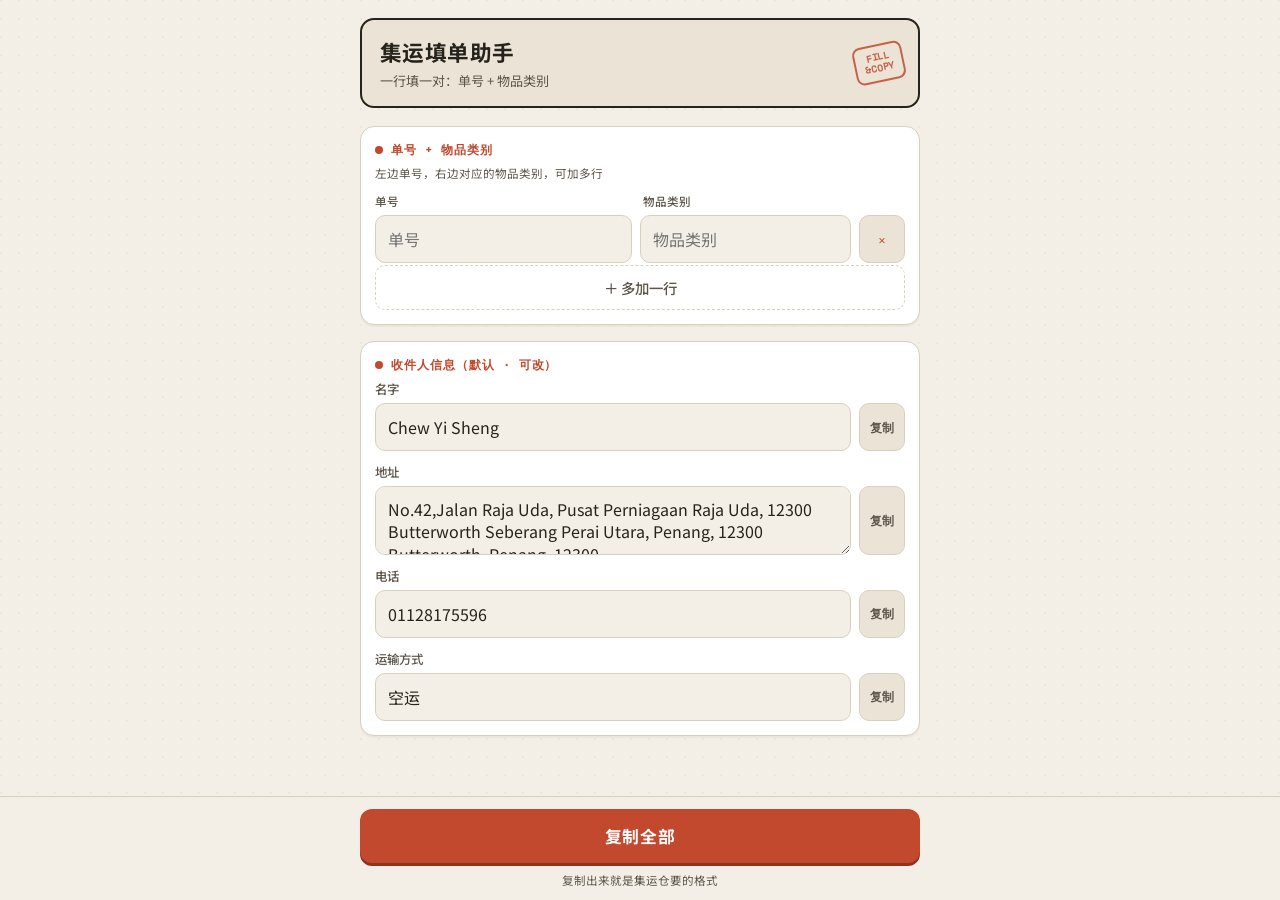
<file: tools.html>
<!DOCTYPE html>
<html lang="zh-CN">
<head>
<meta charset="UTF-8">
<meta name="viewport" content="width=device-width, initial-scale=1.0, maximum-scale=1.0, user-scalable=no">
<title>集运填单助手</title>
<link rel="preconnect" href="https://fonts.googleapis.com">
<link rel="preconnect" href="https://fonts.gstatic.com" crossorigin>
<link href="https://fonts.googleapis.com/css2?family=Noto+Sans+SC:wght@400;500;700&family=Space+Mono:wght@400;700&display=swap" rel="stylesheet">
<style>
  :root{
    --paper:#f4efe6; --paper-2:#ebe4d6; --ink:#26221c; --ink-soft:#5c554a;
    --line:#d8cfbd; --accent:#c2492e; --radius:14px;
  }
  *{box-sizing:border-box;-webkit-tap-highlight-color:transparent;}
  html,body{margin:0;padding:0;}
  body{
    font-family:"Noto Sans SC",sans-serif;
    background:var(--paper);
    background-image:radial-gradient(circle at 1px 1px, rgba(0,0,0,.04) 1px, transparent 0);
    background-size:18px 18px;
    color:var(--ink); min-height:100vh; padding:18px 14px 130px;
    -webkit-font-smoothing:antialiased;
  }
  .wrap{max-width:560px;margin:0 auto;}
  header{
    border:2px solid var(--ink); border-radius:var(--radius);
    background:var(--paper-2); padding:16px 18px; margin-bottom:18px;
    position:relative; overflow:hidden;
  }
  header h1{font-size:1.35rem;margin:0 0 4px;letter-spacing:.02em;}
  header p{margin:0;font-size:.82rem;color:var(--ink-soft);}
  .stamp{
    position:absolute;top:50%;right:14px;transform:translateY(-50%) rotate(-12deg);
    font-family:"Space Mono",monospace;font-size:.62rem;font-weight:700;color:var(--accent);
    border:2px solid var(--accent);border-radius:8px;padding:6px 8px;line-height:1.1;
    text-align:center;opacity:.85;
  }
  section{
    background:#fff;border:1px solid var(--line);border-radius:var(--radius);
    padding:14px;margin-bottom:16px;box-shadow:0 2px 0 rgba(0,0,0,.04);
  }
  .sec-title{
    display:flex;align-items:center;gap:8px;font-family:"Space Mono",monospace;
    font-size:.75rem;font-weight:700;letter-spacing:.08em;text-transform:uppercase;
    color:var(--accent);margin-bottom:6px;
  }
  .sec-title::before{content:"";width:8px;height:8px;background:var(--accent);border-radius:50%;flex:none;}
  .sec-note{font-size:.72rem;color:var(--ink-soft);margin:0 0 12px;}
  .field{margin-bottom:12px;}
  .field:last-child{margin-bottom:0;}
  label{display:block;font-size:.78rem;font-weight:500;color:var(--ink-soft);margin-bottom:5px;}
  .input-row{display:flex;gap:8px;align-items:stretch;}
  input,textarea{
    flex:1;width:100%;min-width:0;font-family:"Noto Sans SC",sans-serif;font-size:1rem;color:var(--ink);
    background:var(--paper);border:1px solid var(--line);border-radius:10px;padding:11px 12px;
    outline:none;transition:border-color .15s, background .15s;
  }
  .order-input{flex:1.25;}
  textarea{resize:vertical;min-height:48px;line-height:1.4;}
  input:focus,textarea:focus{border-color:var(--accent);background:#fff;}
  .col-head{display:flex;gap:8px;margin-bottom:6px;}
  .col-head span{font-size:.72rem;color:var(--ink-soft);font-weight:500;}
  .col-head .c1{flex:1.25;}
  .col-head .c2{flex:1;}
  .col-head .c3{width:46px;flex:none;}
  .mini{
    flex:none;min-width:46px;border:1px solid var(--line);background:var(--paper-2);
    border-radius:10px;font-family:"Space Mono",monospace;font-size:.72rem;font-weight:700;
    color:var(--ink-soft);cursor:pointer;display:flex;align-items:center;justify-content:center;
    transition:.15s;padding:0 10px;
  }
  .mini:active{transform:scale(.94);}
  .mini.copy:active{background:var(--accent);color:#fff;border-color:var(--accent);}
  .mini.del{color:var(--accent);}
  .add-btn{
    width:100%;border:1.5px dashed var(--line);background:transparent;color:var(--ink-soft);
    border-radius:10px;padding:11px;font-family:"Noto Sans SC",sans-serif;font-size:.9rem;
    font-weight:500;cursor:pointer;transition:.15s;margin-top:2px;
  }
  .add-btn:active{background:var(--paper-2);border-color:var(--accent);color:var(--accent);}
  .bar{
    position:fixed;left:0;right:0;bottom:0;background:rgba(244,239,230,.92);
    backdrop-filter:blur(8px);border-top:1px solid var(--line);
    padding:12px 14px calc(12px + env(safe-area-inset-bottom));
  }
  .bar-inner{max-width:560px;margin:0 auto;}
  #copyAll{
    width:100%;background:var(--accent);color:#fff;border:none;border-radius:12px;padding:15px;
    font-family:"Noto Sans SC",sans-serif;font-size:1.05rem;font-weight:700;letter-spacing:.04em;
    cursor:pointer;box-shadow:0 3px 0 #8f3320;transition:.1s;
  }
  #copyAll:active{transform:translateY(2px);box-shadow:0 1px 0 #8f3320;}
  .hint{font-size:.72rem;color:var(--ink-soft);text-align:center;margin-top:9px;}
  #toast{
    position:fixed;left:50%;bottom:96px;transform:translateX(-50%) translateY(20px);
    background:var(--ink);color:#fff;font-size:.85rem;font-weight:500;padding:10px 20px;
    border-radius:30px;opacity:0;pointer-events:none;transition:.25s;z-index:50;
    display:flex;align-items:center;gap:7px;
  }
  #toast.show{opacity:1;transform:translateX(-50%) translateY(0);}
  #toast::before{content:"✓";color:#8fd6a0;font-weight:700;}
</style>
</head>
<body>
<div class="wrap">

  <header>
    <h1>集运填单助手</h1>
    <p>一行填一对：单号 + 物品类别</p>
    <div class="stamp">FILL<br>&amp;COPY</div>
  </header>

  <!-- 单号 + 物品类别 -->
  <section>
    <div class="sec-title">单号 + 物品类别</div>
    <p class="sec-note">左边单号，右边对应的物品类别，可加多行</p>
    <div class="col-head">
      <span class="c1">单号</span><span class="c2">物品类别</span><span class="c3"></span>
    </div>
    <div id="pairList"></div>
    <button class="add-btn" id="addPair">＋ 多加一行</button>
  </section>

  <!-- 收件人（默认） -->
  <section>
    <div class="sec-title">收件人信息（默认 · 可改）</div>
    <div id="recipFields"></div>
  </section>

</div>

<div class="bar">
  <div class="bar-inner">
    <button id="copyAll">复制全部</button>
    <div class="hint">复制出来就是集运仓要的格式</div>
  </div>
</div>

<div id="toast">已复制</div>

<script>
/* ============ 储存（自动适应环境）============ */
const Store = {
  async get(key){
    try{ if(window.storage){ const r=await window.storage.get(key); return r?r.value:null; } }catch(e){}
    try{ return localStorage.getItem(key); }catch(e){ return null; }
  },
  async set(key,val){
    try{ if(window.storage){ await window.storage.set(key,val); return; } }catch(e){}
    try{ localStorage.setItem(key,val); }catch(e){}
  }
};

const PAIR_KEY="jiyun_pairs_v3";
const RECIP_KEY="jiyun_recipient_v3";

/* ============ 收件人默认值（要改默认就改这里）============ */
const RECIP_HEADER = "马来西亚收件人";
const RECIPIENT = [
  {key:"name",    label:"名字",     def:"Chew Yi Sheng"},
  {key:"address", label:"地址",     def:"No.42,Jalan Raja Uda, Pusat Perniagaan Raja Uda, 12300 Butterworth Seberang Perai Utara, Penang, 12300\nButterworth, Penang, 12300\nMalaysia", area:true},
  {key:"phone",   label:"电话",     def:"01128175596"},
  {key:"shipping",label:"运输方式", def:"空运"},
];

let toastTimer;
function toast(msg){
  const t=document.getElementById("toast");
  t.textContent=""; t.append(msg||"已复制");
  t.classList.add("show");
  clearTimeout(toastTimer);
  toastTimer=setTimeout(()=>t.classList.remove("show"),1400);
}
async function copyText(text){
  try{ await navigator.clipboard.writeText(text); }
  catch(e){
    const ta=document.createElement("textarea");
    ta.value=text; ta.style.position="fixed"; ta.style.opacity="0";
    document.body.appendChild(ta); ta.select();
    try{ document.execCommand("copy"); }catch(_){}
    document.body.removeChild(ta);
  }
}

/* ============ 单号 + 物品类别（一行一对）============ */
function addPairRow(order="", category=""){
  const list=document.getElementById("pairList");
  const row=document.createElement("div"); row.className="field";
  const box=document.createElement("div"); box.className="input-row";
  const oi=document.createElement("input"); oi.className="order-input"; oi.placeholder="单号"; oi.value=order;
  const ci=document.createElement("input"); ci.className="category-input"; ci.placeholder="物品类别"; ci.value=category;
  const del=document.createElement("button"); del.className="mini del"; del.textContent="✕";
  box.append(oi,ci,del); row.append(box); list.append(row);
  oi.addEventListener("input", savePairs);
  ci.addEventListener("input", savePairs);
  del.addEventListener("click",()=>{
    row.remove();
    if(!list.querySelector(".order-input")) addPairRow();
    savePairs();
  });
}
function readPairs(){
  return [...document.querySelectorAll("#pairList .input-row")].map(r=>({
    order:r.querySelector(".order-input").value.trim(),
    category:r.querySelector(".category-input").value.trim()
  }));
}
async function savePairs(){ await Store.set(PAIR_KEY, JSON.stringify(readPairs())); }
async function buildPairs(){
  const saved=JSON.parse(await Store.get(PAIR_KEY) || "[]");
  if(saved.length===0) addPairRow();
  else saved.forEach(p=>addPairRow(p.order||"", p.category||""));
}

/* ============ 收件人信息 ============ */
async function buildRecipient(){
  const saved=JSON.parse(await Store.get(RECIP_KEY) || "null");
  const data = saved || Object.fromEntries(RECIPIENT.map(f=>[f.key,f.def]));
  if(!saved) await Store.set(RECIP_KEY, JSON.stringify(data));
  const box=document.getElementById("recipFields");
  box.innerHTML="";
  RECIPIENT.forEach(f=>{
    const wrap=document.createElement("div"); wrap.className="field";
    const lab=document.createElement("label"); lab.textContent=f.label;
    const el=document.createElement(f.area?"textarea":"input");
    el.id="r_"+f.key; el.value=data[f.key]??f.def;
    const copyBtn=document.createElement("button");
    copyBtn.className="mini copy"; copyBtn.textContent="复制";
    const rowBox=document.createElement("div"); rowBox.className="input-row";
    rowBox.append(el,copyBtn);
    wrap.append(lab,rowBox); box.append(wrap);
    el.addEventListener("input", saveRecipient);
    copyBtn.addEventListener("click",()=>{ copyText(el.value.trim()); toast(f.label+" 已复制"); });
  });
}
async function saveRecipient(){
  const obj={};
  RECIPIENT.forEach(f=> obj[f.key]=document.getElementById("r_"+f.key).value);
  await Store.set(RECIP_KEY, JSON.stringify(obj));
}

/* ============ 复制全部（按集运仓格式拼）============ */
function buildAllText(){
  const lines=[];
  const rows=readPairs();
  rows.forEach(r=>{ if(r.order) lines.push("单号: "+r.order); });   // 所有单号
  rows.forEach(r=>{ if(r.category) lines.push(r.category); });      // 再列物品类别

  const get=k=>document.getElementById("r_"+k).value.trim();
  lines.push("");
  lines.push(RECIP_HEADER);
  lines.push("名字: "+get("name"));
  lines.push("");
  lines.push("地址: "+get("address"));
  lines.push("");
  lines.push("电话: "+get("phone"));
  lines.push("");
  lines.push(get("shipping"));
  return lines.join("\n");
}

/* ============ 启动 ============ */
(async function init(){
  await buildPairs();
  await buildRecipient();
  document.getElementById("addPair").addEventListener("click",()=>addPairRow());
  document.getElementById("copyAll").addEventListener("click",()=>{
    copyText(buildAllText()); toast("全部已复制");
  });
})();
</script>
</body>
</html>
</file>
